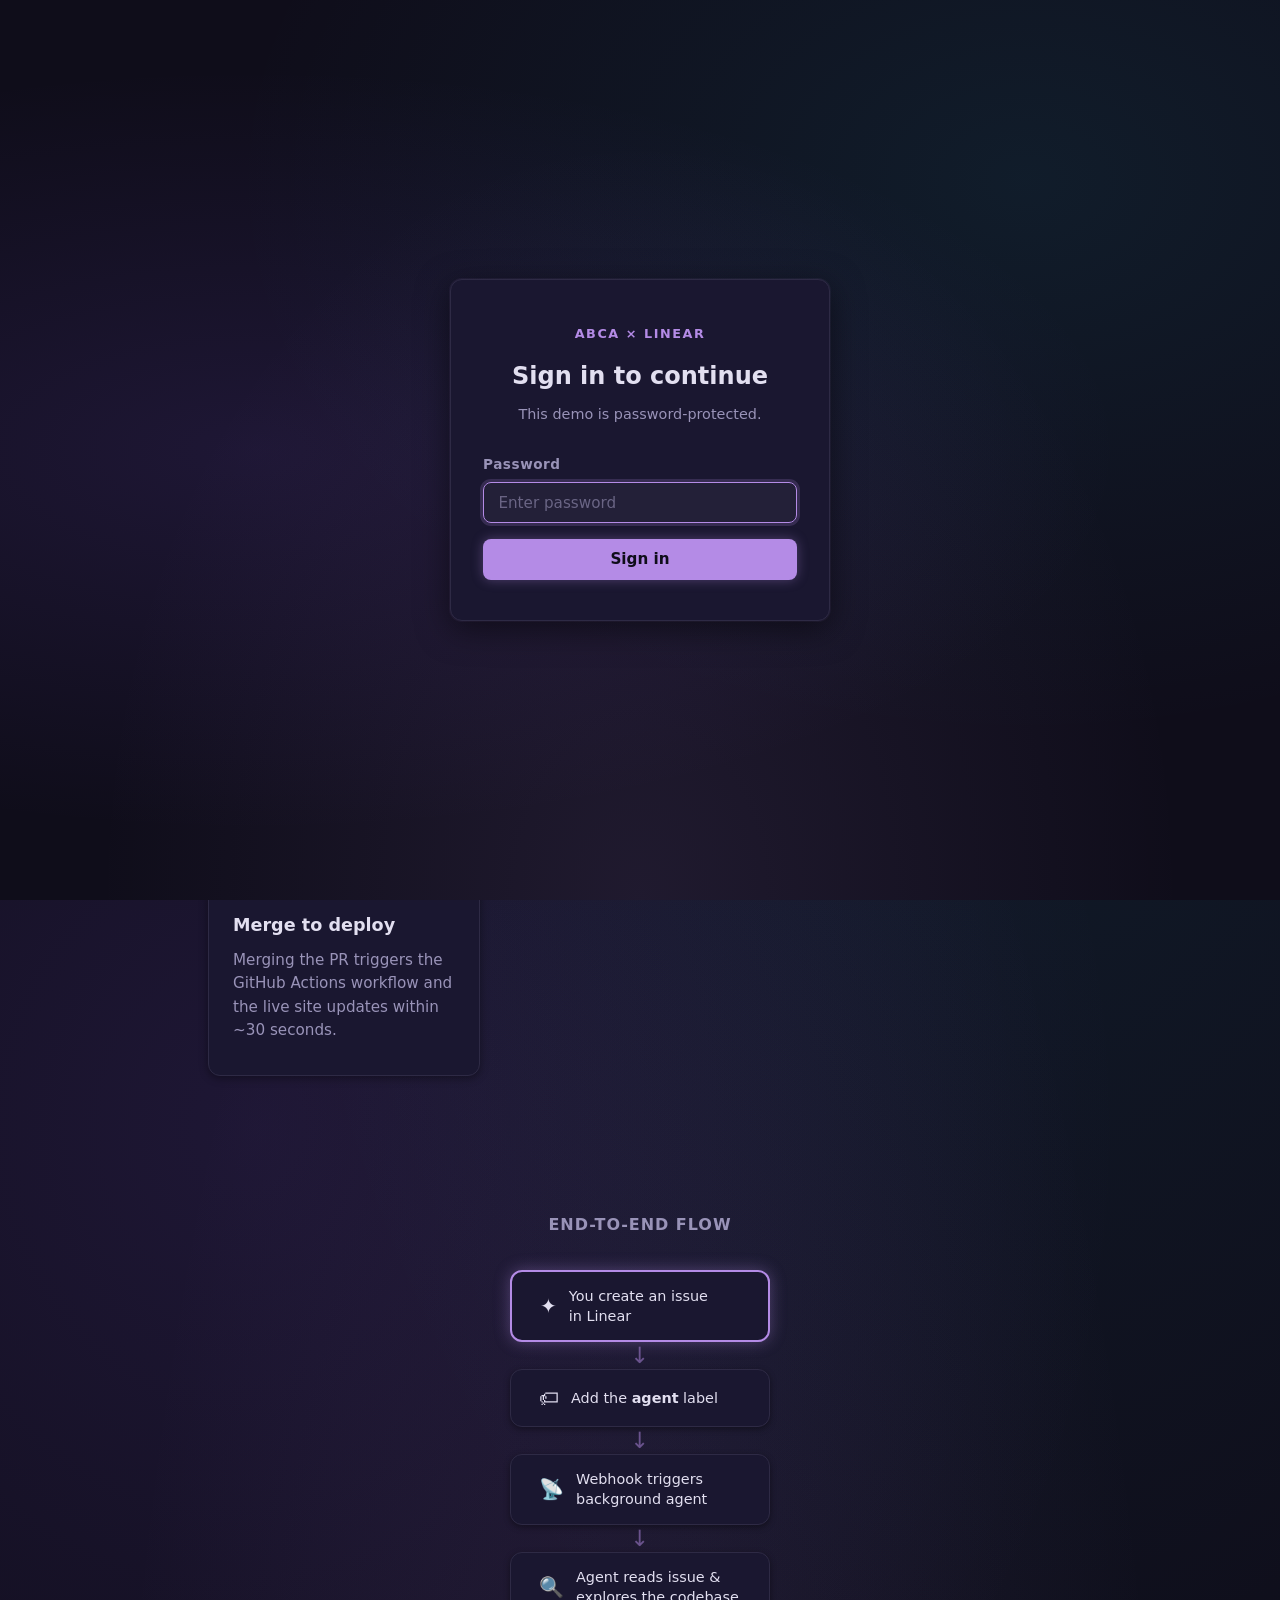
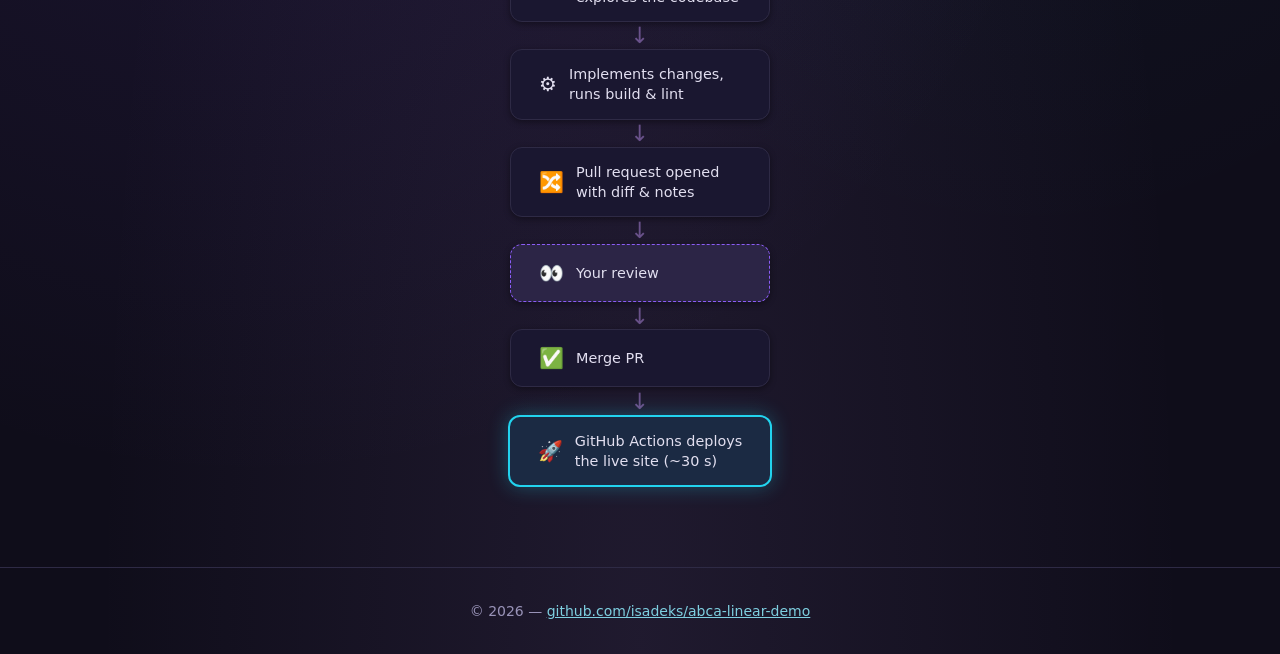
<file: index.html>
<!DOCTYPE html>
<html lang="en">
<head>
  <meta charset="UTF-8" />
  <meta name="viewport" content="width=device-width, initial-scale=1.0" />
  <title>ABCA × Linear Demo</title>
  <meta name="description" content="A demo showing how Linear issues are autonomously implemented as pull requests by an AI coding agent." />
  <link rel="stylesheet" href="style.css" />
</head>
<body>

  <!-- Authentication gate -->
  <div id="auth-overlay" class="auth-overlay" role="dialog" aria-modal="true" aria-labelledby="auth-title">
    <div class="auth-card">
      <p class="eyebrow">ABCA × Linear</p>
      <h2 id="auth-title">Sign in to continue</h2>
      <p class="auth-desc">This demo is password-protected.</p>
      <form id="auth-form" class="auth-form" novalidate>
        <div class="auth-field">
          <label for="auth-password">Password</label>
          <input
            type="password"
            id="auth-password"
            name="password"
            autocomplete="current-password"
            placeholder="Enter password"
            required
          />
        </div>
        <p id="auth-error" class="auth-error" aria-live="polite" hidden>Incorrect password. Please try again.</p>
        <button type="submit" class="auth-btn">Sign in</button>
      </form>
    </div>
  </div>

  <header class="hero">
    <p class="eyebrow">ABCA × Linear</p>
    <h1>Autonomous code changes,<br>driven by your backlog</h1>
    <p class="lede">Connect Linear to an AI coding agent — watch issues ship as pull requests, automatically.</p>
  </header>

  <main>
    <section class="how-it-works">
      <h2>How it works</h2>
      <section class="how-it-works">
        <div class="cards">
          <div class="card">
            <span class="card-number">01</span>
            <h3>Label an issue</h3>
            <p>Add the <strong>agent</strong> label to any Linear issue. That's all the signal the agent needs to get started.</p>
          </div>
          <div class="card">
            <span class="card-number">02</span>
            <h3>Agent picks it up</h3>
            <p>The background agent reads the issue, explores the codebase, and autonomously implements the required changes.</p>
          </div>
          <div class="card">
            <span class="card-number">03</span>
            <h3>PR opens</h3>
            <p>A pull request is created with a full diff, build results, and notes — ready for your review and one-click merge.</p>
          </div>
          <div class="card">
            <span class="card-number">04</span>
            <h3>Merge to deploy</h3>
            <p>Merging the PR triggers the GitHub Actions workflow and the live site updates within ~30 seconds.</p>
          </div>
        </div>
      </section>

      <div class="flow-section">
        <h3 class="flow-title">End-to-end flow</h3>
        <div class="flowchart">

          <div class="flow-node flow-node--start">
            <span class="flow-icon">✦</span>
            <span>You create an issue<br>in Linear</span>
          </div>

          <div class="flow-arrow" aria-hidden="true">↓</div>

          <div class="flow-node">
            <span class="flow-icon">🏷</span>
            <span>Add the <strong>agent</strong> label</span>
          </div>

          <div class="flow-arrow" aria-hidden="true">↓</div>

          <div class="flow-node">
            <span class="flow-icon">📡</span>
            <span>Webhook triggers<br>background agent</span>
          </div>

          <div class="flow-arrow" aria-hidden="true">↓</div>

          <div class="flow-node">
            <span class="flow-icon">🔍</span>
            <span>Agent reads issue &amp;<br>explores the codebase</span>
          </div>

          <div class="flow-arrow" aria-hidden="true">↓</div>

          <div class="flow-node">
            <span class="flow-icon">⚙️</span>
            <span>Implements changes,<br>runs build &amp; lint</span>
          </div>

          <div class="flow-arrow" aria-hidden="true">↓</div>

          <div class="flow-node">
            <span class="flow-icon">🔀</span>
            <span>Pull request opened<br>with diff &amp; notes</span>
          </div>

          <div class="flow-arrow" aria-hidden="true">↓</div>

          <div class="flow-node flow-node--decision">
            <span class="flow-icon">👀</span>
            <span>Your review</span>
          </div>

          <div class="flow-arrow flow-arrow--branch" aria-hidden="true">↓</div>

          <div class="flow-node">
            <span class="flow-icon">✅</span>
            <span>Merge PR</span>
          </div>

          <div class="flow-arrow" aria-hidden="true">↓</div>

          <div class="flow-node flow-node--end">
            <span class="flow-icon">🚀</span>
            <span>GitHub Actions deploys<br>the live site (~30 s)</span>
          </div>

        </div>
      </div>

    </section>
  </main>

  <footer>
    <p>© <span id="footer-year"></span> &mdash; <a href="https://github.com/isadeks/abca-linear-demo">github.com/isadeks/abca-linear-demo</a></p>
  </footer>
  <script>document.getElementById('footer-year').textContent = new Date().getFullYear();</script>
  <script>
    (function () {
      var SESSION_KEY = 'abca_demo_auth';
      // Password is stored as a SHA-256 hex digest so it is not in plain text.
      // Hash of "demo" — change this value to protect with a different password.
      var PASSWORD_HASH = '2a97516c354b68848cdbd8f54a226a0a55b21ed138e207ad6c5cbb9c00aa5aea';

      function hexHash(str) {
        var buf = new TextEncoder().encode(str);
        return crypto.subtle.digest('SHA-256', buf).then(function (hashBuf) {
          return Array.from(new Uint8Array(hashBuf))
            .map(function (b) { return b.toString(16).padStart(2, '0'); })
            .join('');
        });
      }

      var overlay = document.getElementById('auth-overlay');
      var form    = document.getElementById('auth-form');
      var input   = document.getElementById('auth-password');
      var errMsg  = document.getElementById('auth-error');

      function unlock() {
        overlay.classList.add('auth-overlay--hidden');
        // Remove from DOM after transition so it is not reachable via Tab
        overlay.addEventListener('transitionend', function () {
          overlay.remove();
        }, { once: true });
        sessionStorage.setItem(SESSION_KEY, '1');
      }

      // Already authenticated this session?
      if (sessionStorage.getItem(SESSION_KEY) === '1') {
        unlock();
        return;
      }

      // Focus password field when overlay is visible
      window.addEventListener('DOMContentLoaded', function () {
        input.focus();
      });

      form.addEventListener('submit', function (e) {
        e.preventDefault();
        var password = input.value;
        hexHash(password).then(function (hash) {
          if (hash === PASSWORD_HASH) {
            errMsg.hidden = true;
            unlock();
          } else {
            errMsg.hidden = false;
            input.value = '';
            input.focus();
          }
        });
      });
    }());
  </script>
</body>
</html>
</file>
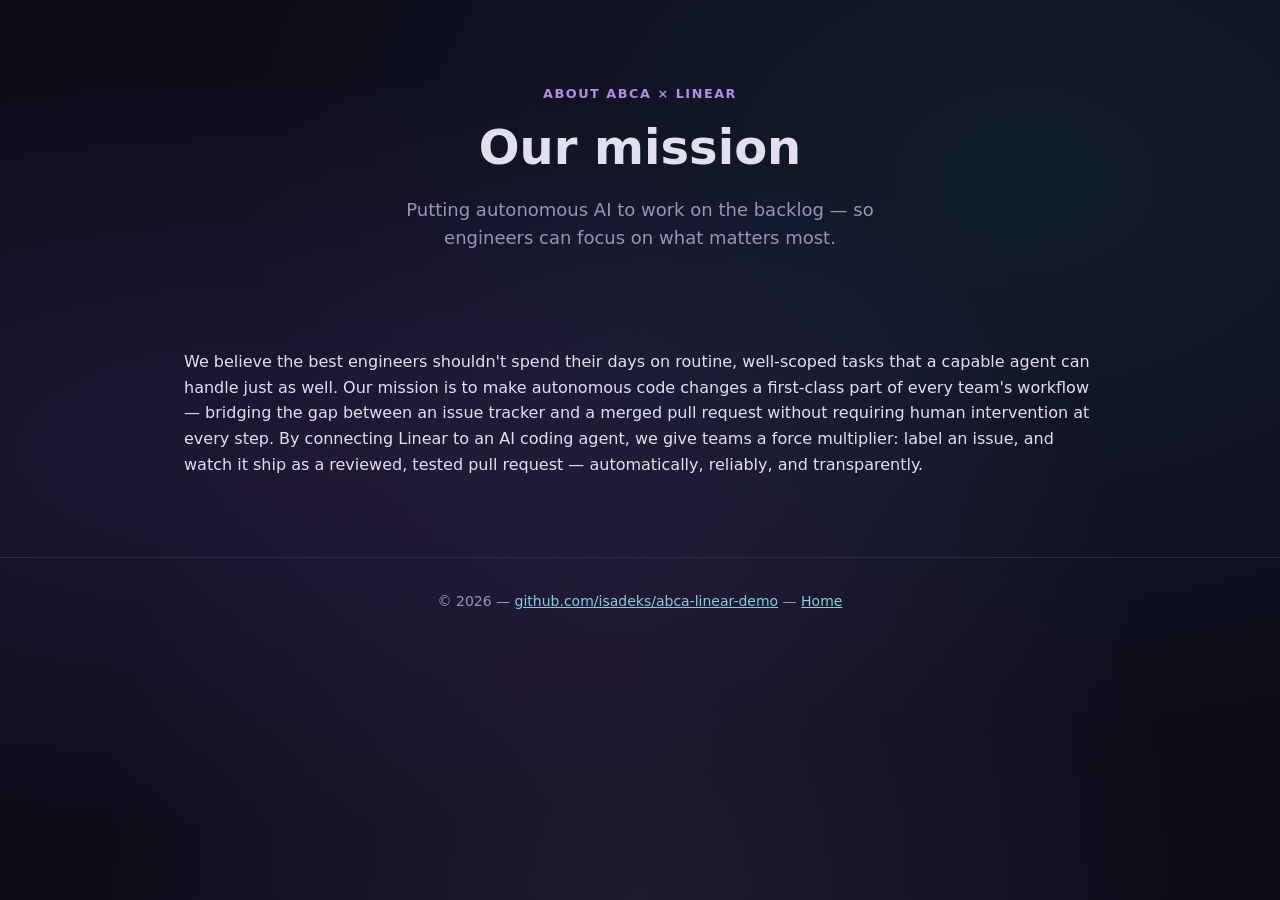
<file: about.html>
<!DOCTYPE html>
<html lang="en">
<head>
  <meta charset="UTF-8" />
  <meta name="viewport" content="width=device-width, initial-scale=1.0" />
  <title>About — ABCA × Linear Demo</title>
  <meta name="description" content="Learn about the mission behind the ABCA × Linear autonomous coding agent integration." />
  <link rel="stylesheet" href="style.css" />
</head>
<body>
  <header class="hero">
    <p class="eyebrow">About ABCA × Linear</p>
    <h1>Our mission</h1>
    <p class="lede">Putting autonomous AI to work on the backlog — so engineers can focus on what matters most.</p>
  </header>

  <main>
    <section class="how-it-works">
      <div class="mission-body">
        <p>
          We believe the best engineers shouldn't spend their days on routine, well-scoped tasks that a capable agent can
          handle just as well. Our mission is to make autonomous code changes a first-class part of every team's
          workflow — bridging the gap between an issue tracker and a merged pull request without requiring human
          intervention at every step. By connecting Linear to an AI coding agent, we give teams a force multiplier:
          label an issue, and watch it ship as a reviewed, tested pull request — automatically, reliably, and
          transparently.
        </p>
      </div>
    </section>
  </main>

  <footer>
    <p>© <span id="footer-year"></span> &mdash; <a href="https://github.com/isadeks/abca-linear-demo">github.com/isadeks/abca-linear-demo</a> &mdash; <a href="index.html">Home</a></p>
  </footer>
  <script>document.getElementById('footer-year').textContent = new Date().getFullYear();</script>
</body>
</html>
</file>
<file: style.css>
/* Reset & base */
*, *::before, *::after {
  box-sizing: border-box;
  margin: 0;
  padding: 0;
}

:root {
  --accent: #b48be6;           /* lavender */
  --accent-glow: #8b5cf6;      /* violet glow */
  --accent-cyan: #22d3ee;      /* cyan */
  --text: #e2dff0;             /* light lavender text */
  --muted: #9993b8;            /* muted lavender */
  --border: #2e2a45;           /* dark border */
  --bg: #0f0d1a;               /* deep dark background */
  --card-bg: #1a1730;          /* dark card */
  --radius: 12px;
  --font: system-ui, -apple-system, BlinkMacSystemFont, "Segoe UI", Roboto,
    Helvetica, Arial, sans-serif;
}

html {
  font-family: var(--font);
  font-size: 16px;
  line-height: 1.6;
  color: var(--text);
  background: var(--bg);
  /* dark mode ambient glow */
  background-image:
    radial-gradient(ellipse at 20% 50%, rgba(139, 92, 246, 0.12) 0%, transparent 60%),
    radial-gradient(ellipse at 80% 20%, rgba(34, 211, 238, 0.08) 0%, transparent 55%),
    radial-gradient(ellipse at 50% 100%, rgba(180, 139, 230, 0.10) 0%, transparent 60%);
  min-height: 100vh;
}

a {
  color: #7ecfe0;
  text-decoration: underline;
}

a:hover {
  opacity: 0.8;
}

/* Hero */
.hero {
  text-align: center;
  padding: 5rem 1.5rem 4rem;
  max-width: 700px;
  margin: 0 auto;
}

.eyebrow {
  display: inline-block;
  font-size: 0.8rem;
  font-weight: 700;
  letter-spacing: 0.12em;
  text-transform: uppercase;
  color: var(--accent);
  margin-bottom: 1rem;
}

.hero h1 {
  font-size: clamp(2rem, 5vw, 3rem);
  font-weight: 800;
  line-height: 1.15;
  color: var(--text);
  margin-bottom: 1.25rem;
}

.lede {
  font-size: 1.125rem;
  color: var(--muted);
  max-width: 560px;
  margin: 0 auto;
}

/* How it works */
.how-it-works {
  max-width: 960px;
  margin: 0 auto;
  padding: 2rem 1.5rem 5rem;
}

.how-it-works h2 {
  font-size: 1.5rem;
  font-weight: 700;
  text-align: center;
  margin-bottom: 2.5rem;
  color: var(--text);
}

.cards {
  display: grid;
  grid-template-columns: repeat(auto-fit, minmax(220px, 1fr));
  gap: 1.5rem;
}

.card {
  background: var(--card-bg);
  border: 1px solid var(--border);
  border-radius: var(--radius);
  padding: 2rem 1.5rem;
  box-shadow: 0 2px 8px rgba(0, 0, 0, 0.4);
}

.card-number {
  display: block;
  font-size: 0.75rem;
  font-weight: 700;
  letter-spacing: 0.1em;
  color: var(--accent);
  margin-bottom: 0.75rem;
}

.card h3 {
  font-size: 1.1rem;
  font-weight: 700;
  margin-bottom: 0.6rem;
  color: var(--text);
}

.card p {
  font-size: 0.95rem;
  color: var(--muted);
  line-height: 1.55;
}

/* Flowchart */
.flow-section {
  margin-top: 3.5rem;
  text-align: center;
}

.flow-title {
  font-size: 1rem;
  font-weight: 700;
  letter-spacing: 0.06em;
  text-transform: uppercase;
  color: var(--muted);
  margin-bottom: 2rem;
}

.flowchart {
  display: inline-flex;
  flex-direction: column;
  align-items: center;
  gap: 0;
}

.flow-node {
  display: flex;
  align-items: center;
  gap: 0.75rem;
  background: var(--card-bg);
  border: 1.5px solid var(--border);
  border-radius: var(--radius);
  padding: 0.875rem 1.75rem;
  font-size: 0.9rem;
  color: var(--text);
  line-height: 1.4;
  min-width: 260px;
  text-align: left;
  box-shadow: 0 2px 6px rgba(0, 0, 0, 0.4);
}

.flow-node--start {
  border-color: var(--accent);
  border-width: 2px;
  box-shadow: 0 0 16px rgba(180, 139, 230, 0.35);
}

.flow-node--end {
  border-color: var(--accent-cyan);
  border-width: 2px;
  background: color-mix(in srgb, var(--accent-cyan) 10%, var(--card-bg));
  box-shadow: 0 0 20px rgba(34, 211, 238, 0.3);
}

.flow-node--decision {
  background: color-mix(in srgb, var(--accent) 12%, var(--card-bg));
  border-style: dashed;
  border-color: var(--accent-glow);
}

.flow-icon {
  font-size: 1.25rem;
  flex-shrink: 0;
}

.flow-arrow {
  font-size: 1.4rem;
  color: var(--accent);
  line-height: 1;
  padding: 0.15rem 0;
  opacity: 0.5;
}

/* Authentication overlay */
.auth-overlay {
  position: fixed;
  inset: 0;
  z-index: 9999;
  display: flex;
  align-items: center;
  justify-content: center;
  padding: 1.5rem;
  background: var(--bg);
  background-image:
    radial-gradient(ellipse at 20% 50%, rgba(139, 92, 246, 0.12) 0%, transparent 60%),
    radial-gradient(ellipse at 80% 20%, rgba(34, 211, 238, 0.08) 0%, transparent 55%),
    radial-gradient(ellipse at 50% 100%, rgba(180, 139, 230, 0.10) 0%, transparent 60%);
  transition: opacity 0.3s ease;
}

.auth-overlay--hidden {
  opacity: 0;
  pointer-events: none;
}

.auth-card {
  background: var(--card-bg);
  border: 1.5px solid var(--border);
  border-radius: var(--radius);
  padding: 2.5rem 2rem;
  width: 100%;
  max-width: 380px;
  box-shadow: 0 8px 32px rgba(0, 0, 0, 0.5), 0 0 0 1px rgba(180, 139, 230, 0.08);
  text-align: center;
}

.auth-card .eyebrow {
  margin-bottom: 0.75rem;
}

.auth-card h2 {
  font-size: 1.5rem;
  font-weight: 700;
  color: var(--text);
  margin-bottom: 0.5rem;
}

.auth-desc {
  font-size: 0.9rem;
  color: var(--muted);
  margin-bottom: 1.75rem;
}

.auth-form {
  display: flex;
  flex-direction: column;
  gap: 1rem;
}

.auth-field {
  display: flex;
  flex-direction: column;
  gap: 0.4rem;
  text-align: left;
}

.auth-field label {
  font-size: 0.85rem;
  font-weight: 600;
  color: var(--muted);
  letter-spacing: 0.04em;
}

.auth-field input {
  background: rgba(255, 255, 255, 0.04);
  border: 1.5px solid var(--border);
  border-radius: 8px;
  padding: 0.65rem 0.9rem;
  font-size: 0.95rem;
  color: var(--text);
  font-family: var(--font);
  outline: none;
  transition: border-color 0.2s ease, box-shadow 0.2s ease;
  width: 100%;
}

.auth-field input::placeholder {
  color: var(--muted);
  opacity: 0.6;
}

.auth-field input:focus {
  border-color: var(--accent);
  box-shadow: 0 0 0 3px rgba(180, 139, 230, 0.18);
}

.auth-error {
  font-size: 0.85rem;
  color: #f87171;
  text-align: left;
}

.auth-btn {
  background: var(--accent);
  color: #0f0d1a;
  font-family: var(--font);
  font-size: 0.95rem;
  font-weight: 700;
  border: none;
  border-radius: 8px;
  padding: 0.7rem 1.25rem;
  cursor: pointer;
  transition: opacity 0.15s ease, box-shadow 0.15s ease;
  box-shadow: 0 0 12px rgba(180, 139, 230, 0.35);
}

.auth-btn:hover {
  opacity: 0.88;
  box-shadow: 0 0 20px rgba(180, 139, 230, 0.5);
}

.auth-btn:active {
  opacity: 0.75;
}

/* Footer */
footer {
  text-align: center;
  padding: 2rem 1.5rem;
  font-size: 0.875rem;
  color: var(--muted);
  border-top: 1px solid var(--border);
}
</file>
